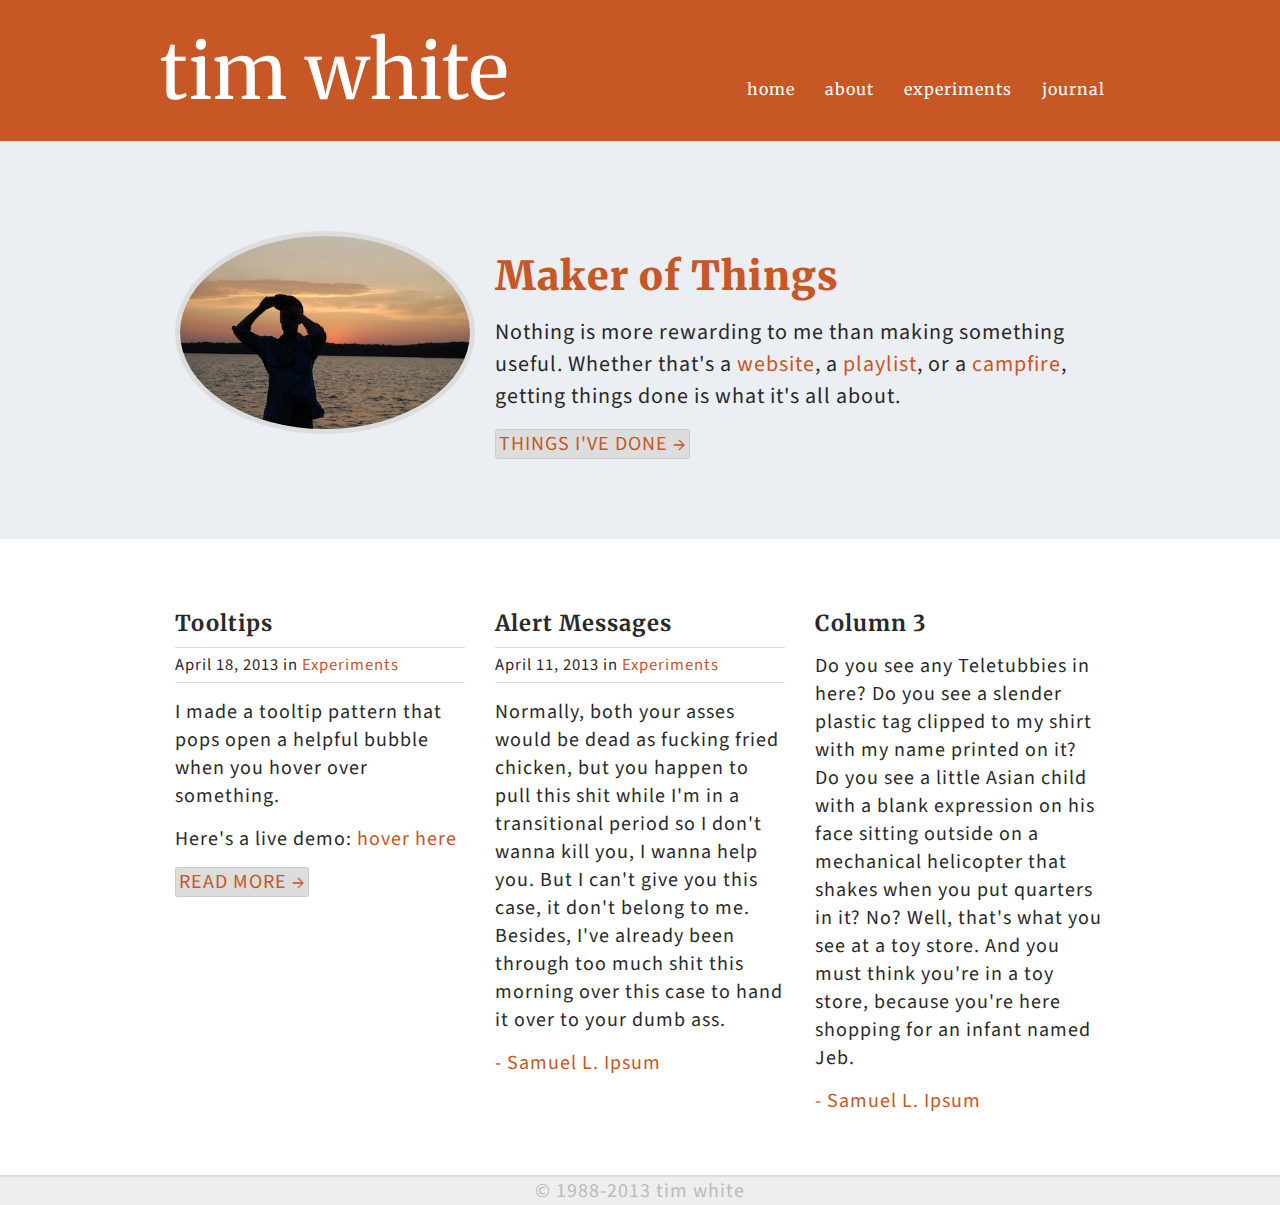
<file: index.html>
<!doctype html>
<html>
<head>
	<link rel="stylesheet" href="stylesheets/icon-style.css">
	<link href='http://fonts.googleapis.com/css?family=Source+Sans+Pro:400,600|Merriweather:400,700' rel='stylesheet' type='text/css'>
	<link rel="stylesheet" type="text/css" href="stylesheets/style.css">
	<title>Tim White | Home</title>
</head>
<body>
	<nav class="primary-nav clearfix">
		<div class="nav-wrapper clearfix">
			<h1 class="title-headline"><a href="index.html">tim white</a></h1>
			<ul class="nav-links pull-right">
				<li><a href="index.html">home</a></li>
				<li><a href="about.html">about</a></li>
				<li><a href="experiments.html">experiments</a></li>
				<li><a href="journal.html">journal</a></li>
			</ul>
		</div>
	</nav>
	<div class="home-intro">
		<div class="grid-layout">
			<div class="col-1-2-3 clearfix">
				<div class="col-1"><img src="tim.JPG"></div>
				<div class="col-2-3">
					<h1>Maker of Things</h1>
					<p>Nothing is more rewarding to me than making something useful. Whether that's a <a href="">website</a>, a <a href="">playlist</a>, or a <a href="">campfire</a>, getting things done is what it's all about.</p>
					<a class="read-more" href="about.html">Things I've done</a>
				</div>
			</div>
		</div>
	</div>
	<div class="grid-layout">
		<div class="col-1-2-3 clearfix">
			<div class="col-1">
				<h2>Tooltips</h2>
				<div class="post-meta"><span class="date">April 18, 2013</span> in <a href="experiments.html" class="tag">Experiments</a></div>
				<p>I made a tooltip pattern that pops open a helpful bubble when you hover over something.</p>
				<p>Here's a live demo: <a href="" class="tooltip"><span>hi there, this is a tooltip</span>hover here</a>
				</p>
				<a class="read-more" href="experiments.html">Read More</a>
			</div>
			<div class="col-2">
				<h2>Alert Messages</h2>
				<date>
				<div class="post-meta"><span class="date">April 11, 2013</span> in <a href="experiments.html" class="tag">Experiments</a></div>
				<p>Normally, both your asses would be dead as fucking fried chicken, but you happen to pull this shit while I'm in a transitional period so I don't wanna kill you, I wanna help you. But I can't give you this case, it don't belong to me. Besides, I've already been through too much shit this morning over this case to hand it over to your dumb ass.</p>
				<a href="http://www.slipsum.com">- Samuel L. Ipsum</a>
			</div>
			<div class="col-3">
				<h2>Column 3</h2>
				<p>Do you see any Teletubbies in here? Do you see a slender plastic tag clipped to my shirt with my name printed on it? Do you see a little Asian child with a blank expression on his face sitting outside on a mechanical helicopter that shakes when you put quarters in it? No? Well, that's what you see at a toy store. And you must think you're in a toy store, because you're here shopping for an infant named Jeb.</p>
				<a href="http://www.slipsum.com">- Samuel L. Ipsum</a>
			</div>
		</div>
	</div>
	<footer class="primary-footer clearfix">
		&copy; 1988-2013 tim white
	</footer>
	<script>
  (function(i,s,o,g,r,a,m){i['GoogleAnalyticsObject']=r;i[r]=i[r]||function(){
  (i[r].q=i[r].q||[]).push(arguments)},i[r].l=1*new Date();a=s.createElement(o),
  m=s.getElementsByTagName(o)[0];a.async=1;a.src=g;m.parentNode.insertBefore(a,m)
  })(window,document,'script','//www.google-analytics.com/analytics.js','ga');

  ga('create', 'UA-11843667-11', 'github.io');
  ga('send', 'pageview');

</script>
</body>
</html>
</file>
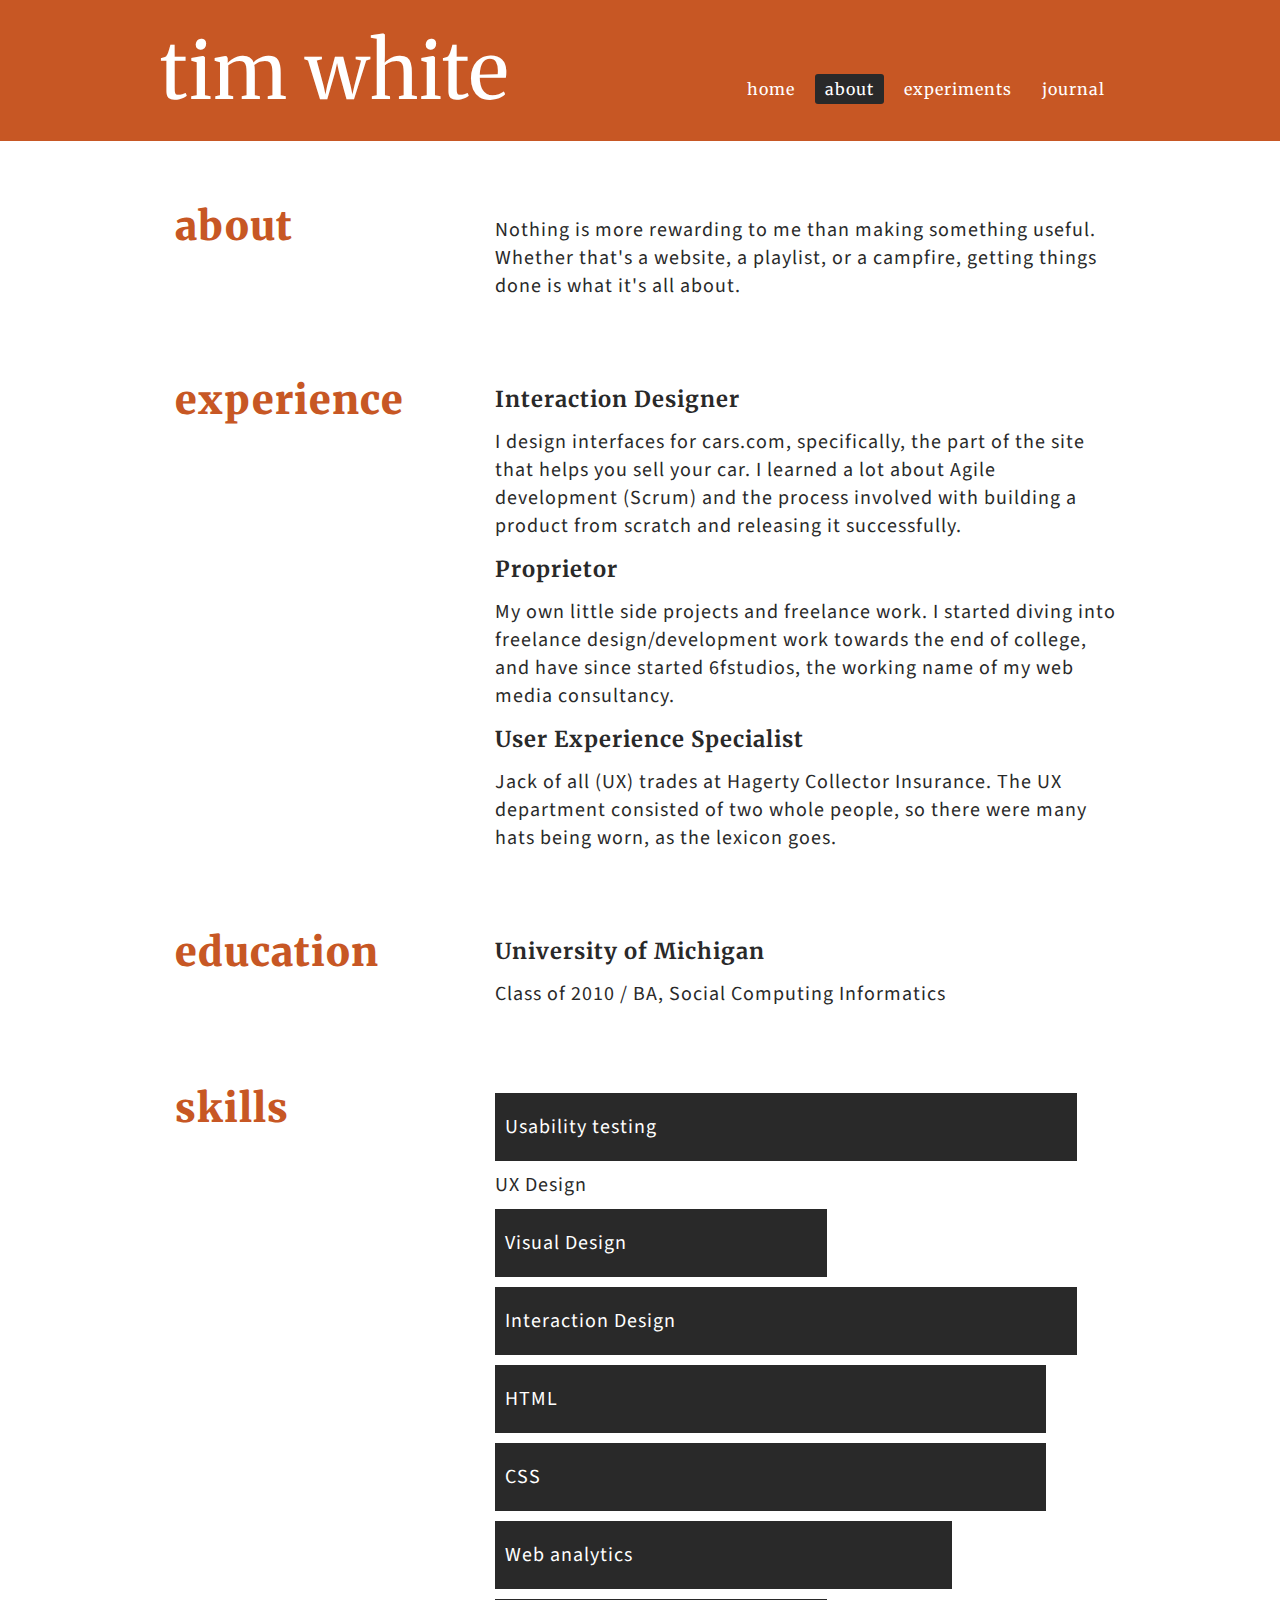
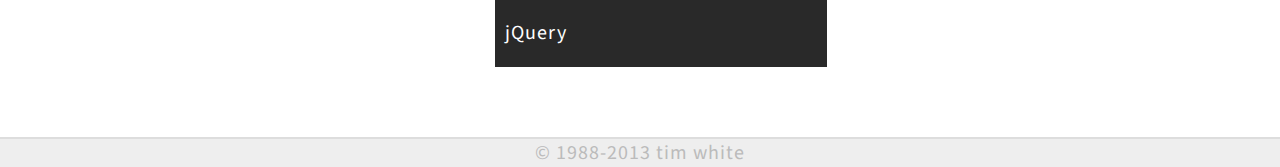
<file: about.html>
<!doctype html>
<html>
<head>
	<link rel="stylesheet" href="stylesheets/icon-style.css">
	<link href='http://fonts.googleapis.com/css?family=Source+Sans+Pro:400,600|Merriweather:400,700' rel='stylesheet' type='text/css'>
	<link rel="stylesheet" type="text/css" href="stylesheets/style.css">
	<title>Tim White | About</title>
</head>
<body>
	<nav class="primary-nav clearfix">
		<div class="nav-wrapper clearfix">
			<h1 class="title-headline"><a href="index.html">tim white</a></h1>
			<ul class="nav-links pull-right">
				<li><a href="index.html">home</a></li>
				<li><a class="active" href="about.html">about</a></li>
				<li><a href="experiments.html">experiments</a></li>
				<li><a href="journal.html">journal</a></li>
			</ul>
		</div>
	</nav>
	<div class="grid-layout">
		<div class="col-1-2-3 clearfix">
			<div class="col-1">
				<h1>about</h1>
			</div>
			<div class="col-2-3">
				<p>Nothing is more rewarding to me than making something useful. Whether that's a website, a playlist, or a campfire, getting things done is what it's all about.</p>
			</div>
		</div>
		<div class="col-1-2-3 clearfix">
			<div class="col-1">
				<h1>experience</h1>
			</div>
			<div class="col-2-3">
				<h2>Interaction Designer</h2>
				<p>I design interfaces for cars.com, specifically, the part of the site that helps you sell your car. I learned a lot about Agile development (Scrum) and the process involved with building a product from scratch and releasing it successfully.</p>
				<h2>Proprietor</h2>
				<p>My own little side projects and freelance work. I started diving into freelance design/development work towards the end of college, and have since started 6fstudios, the working name of my web media consultancy.</p>
				<h2>User Experience Specialist</h2>
				<p>Jack of all (UX) trades at Hagerty Collector Insurance. The UX department consisted of two whole people, so there were many hats being worn, as the lexicon goes.</p>
			</div>
		</div>
		<div class="col-1-2-3 clearfix">
			<div class="col-1">
				<h1>education</h1>
			</div>
			<div class="col-2-3">
				<h2>University of Michigan</h2>
				<p>Class of 2010 / BA, Social Computing Informatics</p>
			</div>
		</div>
		<div class="col-1-2-3 clearfix">
			<div class="col-1">
				<h1>skills</h1>
			</div>
			<div class="col-2-3">
				<span class="skill" style="width: 90%">Usability testing</span>
				<div>
					UX Design
					<span class="skill" style="width: 50%">Visual Design</span>
					<span class="skill" style="width: 90%">Interaction Design</span>
				</div>
				<span class="skill" style="width: 85%">HTML</span>
				<span class="skill" style="width: 85%">CSS</span>
				<span class="skill" style="width: 70%">Web analytics</span>
				<span class="skill" style="width: 50%">jQuery</span>
			</div>
		</div>
	</div>
	<footer class="primary-footer clearfix">
		&copy; 1988-2013 tim white
	</footer>
	<script>
	  (function(i,s,o,g,r,a,m){i['GoogleAnalyticsObject']=r;i[r]=i[r]||function(){
	  (i[r].q=i[r].q||[]).push(arguments)},i[r].l=1*new Date();a=s.createElement(o),
	  m=s.getElementsByTagName(o)[0];a.async=1;a.src=g;m.parentNode.insertBefore(a,m)
	  })(window,document,'script','//www.google-analytics.com/analytics.js','ga');

	  ga('create', 'UA-11843667-11', 'github.io');
	  ga('send', 'pageview');

	</script>
</body>
</html>
</file>
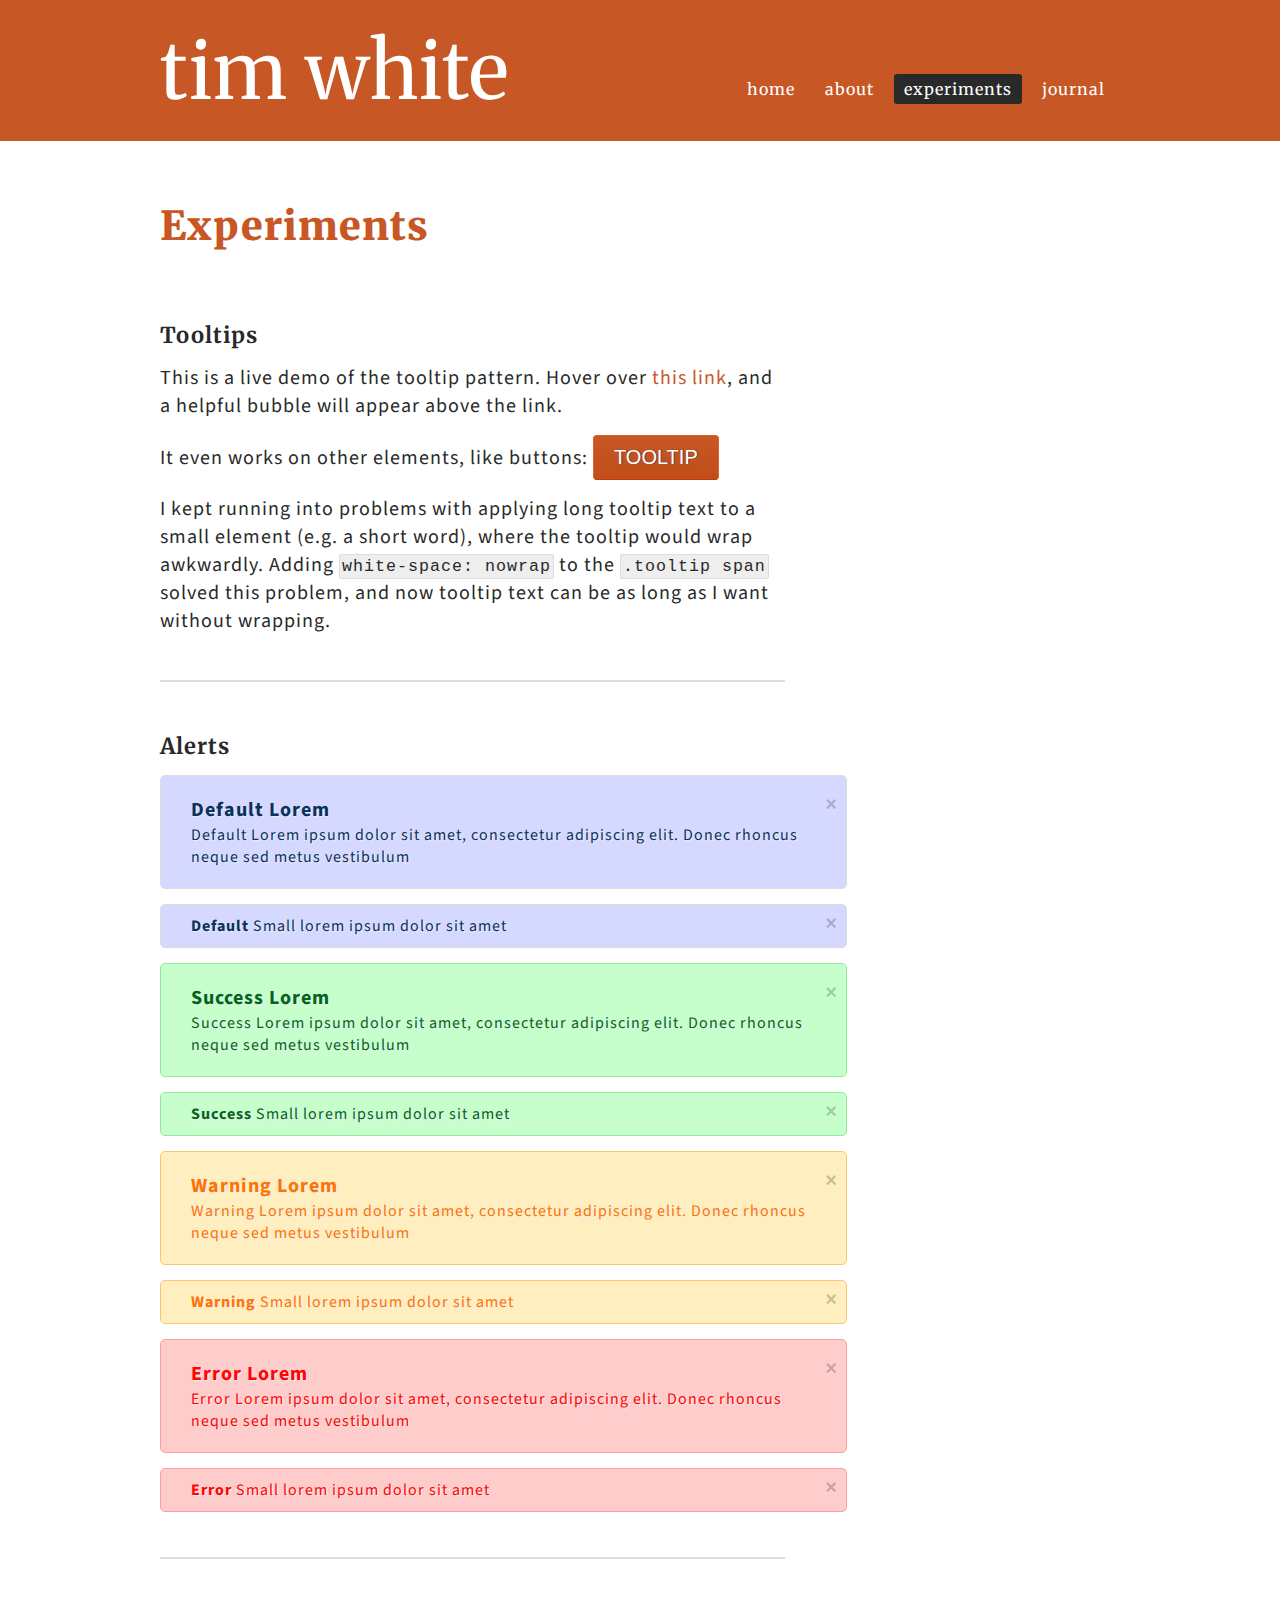
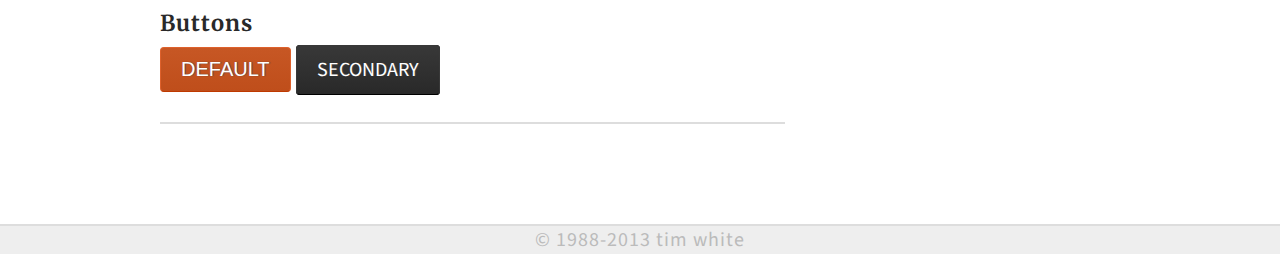
<file: experiments.html>
<!doctype html>
<html>
<head>
	<link rel="stylesheet" href="stylesheets/icon-style.css">
	<link href='http://fonts.googleapis.com/css?family=Source+Sans+Pro:400,600|Merriweather:400,700' rel='stylesheet' type='text/css'>
	<link rel="stylesheet" type="text/css" href="stylesheets/style.css">
	<title>Tim White | Experiments</title>
</head>
<body>
	<nav class="primary-nav clearfix">
		<div class="nav-wrapper clearfix">
			<h1 class="title-headline"><a href="index.html">tim white</a></h1>
			<ul class="nav-links pull-right">
				<li><a href="index.html">home</a></li>
				<li><a href="about.html">about</a></li>
				<li><a class="active" href="experiments.html">experiments</a></li>
				<li><a href="journal.html">journal</a></li>
			</ul>
		</div>
	</nav>
	<div class="grid-layout">
		<div class="col-1-2-3 clearfix">
			<h1>Experiments</h1>
			<div class="col-1-2 experiment">
				<h2>Tooltips</h2>
				<p>This is a live demo of the tooltip pattern. Hover over <a href="#" class="tooltip"><span>tooltip content here</span>this link</a>, and a helpful bubble will appear above the link.</p>
				<p>It even works on other elements, like buttons:
					<button class="tooltip"><span>this is a tooltip over a button</span>Tooltip</button>
				</p>
				<p>I kept running into problems with applying long tooltip text to a small element (e.g. a short word), where the tooltip would wrap awkwardly. Adding <code>white-space: nowrap</code> to the <code>.tooltip span</code> solved this problem, and now tooltip text can be as long as I want without wrapping.
				</p> 
			</div>
			<div class="col-1-2 experiment">
				<h2>Alerts</h2>
				<div class="alert">
					<button type="button" class="close" data-dismiss="alert">&times;</button>
					<h4>Default Lorem</h4>
					Default Lorem ipsum dolor sit amet, consectetur adipiscing elit. Donec rhoncus neque sed metus vestibulum
				</div>
				<div class="alert alert-small">
					<button type="button" class="close" data-dismiss="alert">&times;</button>
					<strong>Default</strong> Small lorem ipsum dolor sit amet
				</div>
				<div class="alert alert-success">
					<button type="button" class="close" data-dismiss="alert">&times;</button>
					<h4>Success Lorem</h4>
					Success Lorem ipsum dolor sit amet, consectetur adipiscing elit. Donec rhoncus neque sed metus vestibulum
				</div>
				<div class="alert alert-small alert-success">
					<button type="button" class="close" data-dismiss="alert">&times;</button>
					<strong>Success</strong> Small lorem ipsum dolor sit amet
				</div>
				<div class="alert alert-warning">
					<button type="button" class="close" data-dismiss="alert">&times;</button>
					<h4>Warning Lorem</h4>
					Warning Lorem ipsum dolor sit amet, consectetur adipiscing elit. Donec rhoncus neque sed metus vestibulum
				</div>
				<div class="alert alert-small alert-warning">
					<button type="button" class="close" data-dismiss="alert">&times;</button>
					<strong>Warning</strong> Small lorem ipsum dolor sit amet
				</div>
				<div class="alert alert-error">
					<button type="button" class="close" data-dismiss="alert">&times;</button>
					<h4>Error Lorem</h4>
					Error Lorem ipsum dolor sit amet, consectetur adipiscing elit. Donec rhoncus neque sed metus vestibulum
				</div>
				<div class="alert alert-small alert-error">
					<button type="button" class="close" data-dismiss="alert">&times;</button>
					<strong>Error</strong> Small lorem ipsum dolor sit amet
				</div>
			</div>
			<div class="col-1-2 experiment">
				<h2>Buttons</h2>
				<button class="button">Default</button>
				<a class="button button-secondary">Secondary</a>
			</div>
		</div>
	</div>
	<footer class="primary-footer">
		&copy; 1988-2013 tim white
	</footer>
	<script>
  (function(i,s,o,g,r,a,m){i['GoogleAnalyticsObject']=r;i[r]=i[r]||function(){
  (i[r].q=i[r].q||[]).push(arguments)},i[r].l=1*new Date();a=s.createElement(o),
  m=s.getElementsByTagName(o)[0];a.async=1;a.src=g;m.parentNode.insertBefore(a,m)
  })(window,document,'script','//www.google-analytics.com/analytics.js','ga');

  ga('create', 'UA-11843667-11', 'github.io');
  ga('send', 'pageview');

</script>
</body>
</html>
</file>
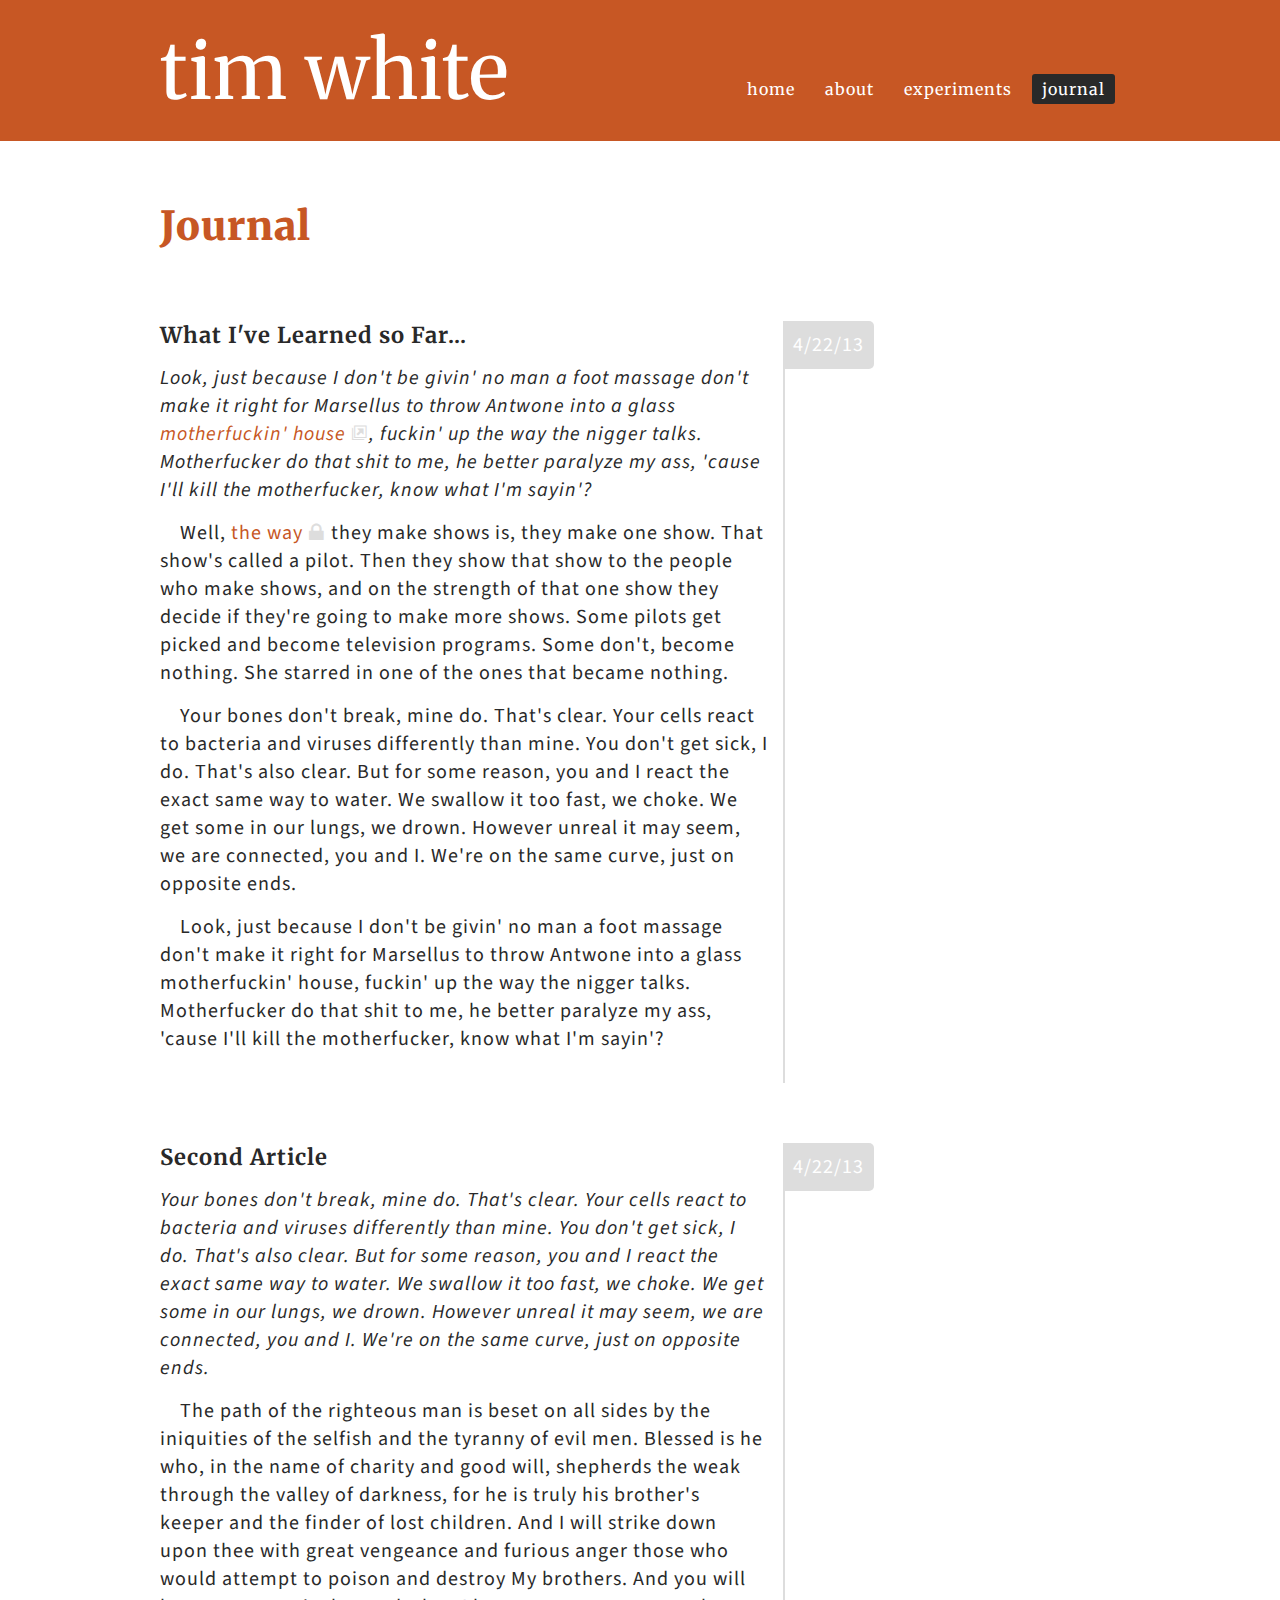
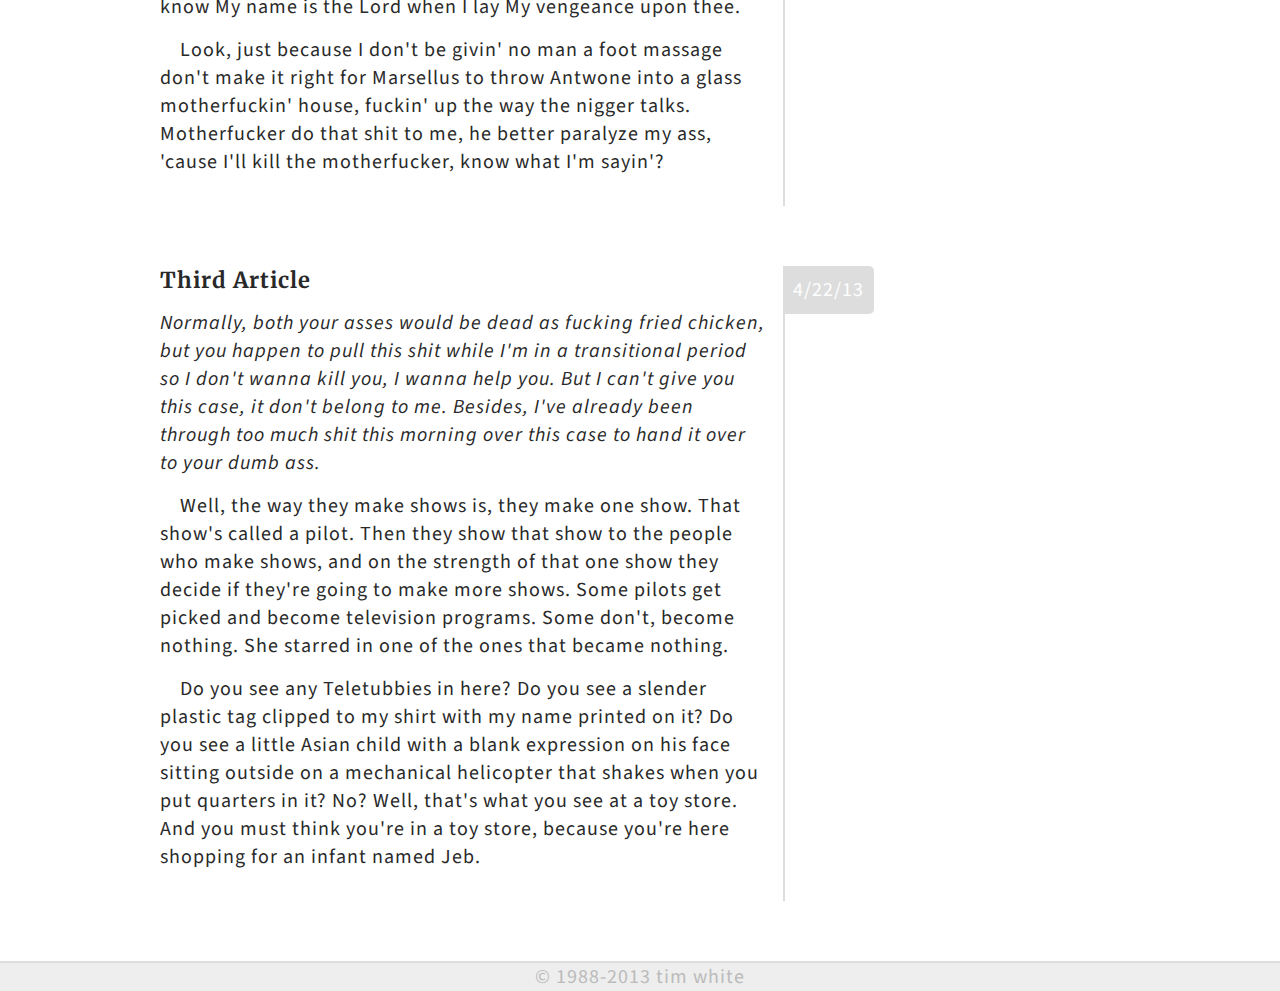
<file: journal.html>
<!doctype html>
<html>
<head>
	<link rel="stylesheet" href="stylesheets/icon-style.css">
	<link href='http://fonts.googleapis.com/css?family=Source+Sans+Pro:400,600|Merriweather:400,700' rel='stylesheet' type='text/css'>
	<link rel="stylesheet" type="text/css" href="stylesheets/style.css">
	<title>Tim White | Journal</title>
</head>
<body>
	<nav class="primary-nav clearfix">
		<div class="nav-wrapper clearfix">
			<h1 class="title-headline"><a href="index.html">tim white</a></h1>
			<ul class="nav-links pull-right">
				<li><a href="index.html">home</a></li>
				<li><a href="about.html">about</a></li>
				<li><a href="experiments.html">experiments</a></li>
				<li><a class="active" href="journal.html">journal</a></li>
			</ul>
		</div>
	</nav>
	<div class="grid-layout">
		<div class="col-1-2-3 clearfix">
			<h1>Journal</h1>
			<div class="col-1-2">
				<article>
					<h2>What I've Learned so Far...</h2>
					<date>4/22/13</date>
					<p>Look, just because I don't be givin' no man a foot massage don't make it right for Marsellus to throw Antwone into a glass <a href="http://en.wikipedia.org/wiki/Michigan_Stadium" target="_blank">motherfuckin' house</a>, fuckin' up the way the nigger talks. Motherfucker do that shit to me, he better paralyze my ass, 'cause I'll kill the motherfucker, know what I'm sayin'? </p>

					<p>Well, <a href="https://www.twitter.com">the way</a> they make shows is, they make one show. That show's called a pilot. Then they show that show to the people who make shows, and on the strength of that one show they decide if they're going to make more shows. Some pilots get picked and become television programs. Some don't, become nothing. She starred in one of the ones that became nothing. </p>

					<p>Your bones don't break, mine do. That's clear. Your cells react to bacteria and viruses differently than mine. You don't get sick, I do. That's also clear. But for some reason, you and I react the exact same way to water. We swallow it too fast, we choke. We get some in our lungs, we drown. However unreal it may seem, we are connected, you and I. We're on the same curve, just on opposite ends. </p>

					<p>Look, just because I don't be givin' no man a foot massage don't make it right for Marsellus to throw Antwone into a glass motherfuckin' house, fuckin' up the way the nigger talks. Motherfucker do that shit to me, he better paralyze my ass, 'cause I'll kill the motherfucker, know what I'm sayin'? </p>
				</article>
				<article>
					<h2>Second Article</h2>
					<date>4/22/13</date>
					<p>Your bones don't break, mine do. That's clear. Your cells react to bacteria and viruses differently than mine. You don't get sick, I do. That's also clear. But for some reason, you and I react the exact same way to water. We swallow it too fast, we choke. We get some in our lungs, we drown. However unreal it may seem, we are connected, you and I. We're on the same curve, just on opposite ends. </p>

					<p>The path of the righteous man is beset on all sides by the iniquities of the selfish and the tyranny of evil men. Blessed is he who, in the name of charity and good will, shepherds the weak through the valley of darkness, for he is truly his brother's keeper and the finder of lost children. And I will strike down upon thee with great vengeance and furious anger those who would attempt to poison and destroy My brothers. And you will know My name is the Lord when I lay My vengeance upon thee. </p>

					<p>Look, just because I don't be givin' no man a foot massage don't make it right for Marsellus to throw Antwone into a glass motherfuckin' house, fuckin' up the way the nigger talks. Motherfucker do that shit to me, he better paralyze my ass, 'cause I'll kill the motherfucker, know what I'm sayin'? </p>	
				</article>
				<article>
					<h2>Third Article</h2>
					<date>4/22/13</date>
					<p>Normally, both your asses would be dead as fucking fried chicken, but you happen to pull this shit while I'm in a transitional period so I don't wanna kill you, I wanna help you. But I can't give you this case, it don't belong to me. Besides, I've already been through too much shit this morning over this case to hand it over to your dumb ass. </p>

					<p>Well, the way they make shows is, they make one show. That show's called a pilot. Then they show that show to the people who make shows, and on the strength of that one show they decide if they're going to make more shows. Some pilots get picked and become television programs. Some don't, become nothing. She starred in one of the ones that became nothing. </p>

					<p>Do you see any Teletubbies in here? Do you see a slender plastic tag clipped to my shirt with my name printed on it? Do you see a little Asian child with a blank expression on his face sitting outside on a mechanical helicopter that shakes when you put quarters in it? No? Well, that's what you see at a toy store. And you must think you're in a toy store, because you're here shopping for an infant named Jeb. </p>
				</article>
			</div>
		</div>
	</div>
	<footer class="primary-footer clearfix">
		&copy; 1988-2013 tim white
	</footer>
	<script>
  (function(i,s,o,g,r,a,m){i['GoogleAnalyticsObject']=r;i[r]=i[r]||function(){
  (i[r].q=i[r].q||[]).push(arguments)},i[r].l=1*new Date();a=s.createElement(o),
  m=s.getElementsByTagName(o)[0];a.async=1;a.src=g;m.parentNode.insertBefore(a,m)
  })(window,document,'script','//www.google-analytics.com/analytics.js','ga');

  ga('create', 'UA-11843667-11', 'github.io');
  ga('send', 'pageview');

</script>
</body>
</html>
</file>
<file: stylesheets/icon-style.css>
@font-face {
	font-family: 'icomoon';
	src:url('../fonts/icomoon.eot');
	src:url('../fonts/icomoon.eot?#iefix') format('embedded-opentype'),
		url('../fonts/icomoon.woff') format('woff'),
		url('../fonts/icomoon.ttf') format('truetype'),
		url('../fonts/icomoon.svg#icomoon') format('svg');
	font-weight: normal;
	font-style: normal;
}
/* Set element's font to icomoon */ 
.icon-new-tab, .icon-locked, [target='_blank']:after, [href*='https']:after {
	font-family: 'icomoon';
	speak: none;
	font-style: normal;
	font-weight: normal;
	font-variant: normal;
	text-transform: none;
	line-height: 1;
	-webkit-font-smoothing: antialiased;
}

/* Set content of element (by applied class) */
.icon-new-tab:before {
	content: "\e000";
}
.icon-locked:before {
	content: "\e001";
}

/* Set content of element (by complex selector) */
[target='_blank']:after {
	color: #ddd;
	font-size: smaller;
	content: " \e000"; 
}
a:hover[target='_blank']:after{
	color: #292929; 
}
[href*='https']:after {
	color: #ddd;
	font-size: smaller;
	content: " \e001"; 
}
a:hover[href*='https']:after{
	color: #292929; 
}
</file>
<file: stylesheets/style.css>
/****************
***** RESET *****
****************/
body {
	font-family: 'Source Sans Pro', sans-serif;
	font-weight: 400;
	font-size:20px;
	color: #292929;
	letter-spacing: 1px;
	margin: 0;
}
h1 {
	font-family: 'Merriweather', serif;
	font-size: 40px;
	font-weight: 900;
	color: #C75724;
	padding: 0;
	margin: 0;
}
h2 {
	margin: 10px 0;
	padding: 0;
	font-size: 22px;
	font-family: 'Merriweather', serif;
	font-weight: 700;
}
h4 {
	margin: 0;
	font-size: 20px;
	font-family: 'Source Sans Pro', sans-serif;
	font-weight: bold;
}
p {
	padding: 0;
	margin: 15px 0;
}
a {
	color: #C75724;
	border-radius: 3px;
	text-decoration: none;
}
a:hover {
	background-color: #eee;
}
hr {
	border-top: none;
	border-right: none;
	border-left: none;
	border-bottom: 1px solid #ddd;
	margin: 20px 0;
}
code {
	border: 1px solid #ddd;
	background-color: #eee;
	padding: 2px;
	border-radius: 2px;
	font-size: smaller;
}

/****************
***** NAV *****
****************/
.primary-nav {
	background-color: #C75724;
}
.nav-wrapper {
	max-width: 960px;
	width: 100%;
	margin: 0 auto;
	padding: 20px 0;
}
.nav-links {
	padding: 50px 0 0 0;
	margin: 0;
	vertical-align: bottom;
}
.nav-links li {
	float: left;
	list-style: none;
	vertical-align: bottom;
	padding: 0;
	margin: 5px;
}
.nav-links a {
	color: #fff;
	background: none;
	font-size: 16px;
	font-family: 'Merriweather', serif;
	padding: 5px 10px;
}
.nav-links a:hover,
.nav-links a.active {
	background-color: #292929;
}

/****************
***** GRID *****
****************/
.grid-layout {
	width: 100%;
	max-width: 960px;
	margin: 0 auto;
}
.col-1-2-3 {
	max-width: 960px;
	width: 100%;
	margin: 60px 0;
}
.col-1,.col-2,.col-3 {
	width: 30.208333333%;
	float: left;
	margin: 0 1.5625%;
}
.col-1-2,.col-2-3 {
	max-width: 625px;
	width: 65.104166666%;
}
.col-1-2 {
	margin-right: 1.5625%;
	float: left;
}
.col-1-2:first-of-type {
	margin-top: 60px;
}
.col-2-3 {
	margin-left: 1.5625%;
	float: left;
}
.home-intro .col-2-3 {
	padding-top: 30px;
}
.home-intro .grid-layout {
	padding: 20px 0;
}
.home-intro {
	background-color: #EBEEF2;
	font-size: 22px;
}

/****************
***** CUSTOM STYLES *****
****************/
.skill {
	display: block;
	width: 100%;
	padding: 20px 10px;
	margin: 10px 0;
	background-color: #292929;
	color: #fff;
}
.post-meta {
	border-top: 1px solid #ddd;
	border-bottom: 1px solid #ddd;
	padding: 5px 0;
	font-size: smaller;
}
.experiment {
	margin-bottom: 40px;
	padding-bottom: 30px;
	border-bottom: 2px solid #ddd;
}
.title-headline, .title-headline a, .title-headline a:hover {
	font-size: 80px;
	font-weight: 400;
	display: block;
	color: #fff;
	float: left;
	background: none;
}
.home-intro .col-1 img {
	border-radius: 50%;
	border: 5px solid #ddd;
	margin-top: 10px;
	width: 100%;
}

/****************
***** LINKS & BUTTONS *****
****************/
.read-more {
	text-transform: uppercase;
	font-size: 20px;
	color: #c75724;
	background-color: #ddd;
	padding: 0 3px;
	border: 1px solid #ccc;
}
.read-more:after {
	content: '\00a0\2192'
}
.read-more:hover {
	color: #eee;
	background-color: #292929;
	border: none;
}
button, .button {
	font-size: 20px;
	background: #c75724;
	background-image: linear-gradient(to bottom, #c75724 0%,#BF4E1B 100%);
	color: #fff;
	text-shadow: 1px 0px 1px #444;
	letter-spacing: normal;
	padding: 10px 20px;
	border: 1px solid;
	border-radius: 4px;
	border-color: #DE612C #DE612C #BF3900 #DE612C;
	text-transform: uppercase;
}
button:hover, .button:hover {
	background-image: none;
	cursor: pointer;
	border-color: #BF3900;
}
button:active, .button:active {
	box-shadow: inset 0px 3px 5px #BF3900;
	text-shadow: none;
}
.button-secondary {
	background: #292929;
	background-image: linear-gradient(to bottom, #383838 0%,#292929 100%);
	border-color: #383838 #383838 #000 #383838;
}
.button-secondary:hover {
	background-image: none;
	background: #292929;
	cursor: pointer;
	border-color: #000;
}
.button-secondary:active {
	box-shadow: inset 0px 3px 5px #000;
	text-shadow: none;
}

/****************
***** ALERTS *****
****************/
.alert {
	padding: 20px 30px;
	margin: 15px 0;
	width: 100%;
	background-color: #D6D9FF;
	color: #093161;
	border-radius: 5px;
	border: 1px solid #ddd;
	font-size: 16px;
	text-shadow: 1px 1px 1px #eee;
}
.alert-small {
	padding: 10px 30px;
	margin: 15px 0;
	font-size: 16px;
}
.alert-success {
	background-color: #C7FFCC;
	color: #00661A;
	border: 1px solid #94EB95;
}
.alert-warning {
	background-color: #FFEEBF;
	color: #FF7300;
	border: 1px solid #FFC573;
}
.alert-error {
	background-color: #FFCCCC;
	color: #FF0400;
	border: 1px solid #FF9E9E;
}
.alert-icon {
	float: left;
	background-color: green;
	height: 100%;
	width: 20px;
}
.alert-small .alert-icon {
	margin: -50px 0 0 -30px;
}
.close {
	float: right;
	font-size: 20px;
	font-weight: bold;
	line-height: 20px;
	color: #000000;
	text-shadow: 0 1px 0 #ffffff;
	opacity: 0.2;
}
button.close {
	padding: 0;
	cursor: pointer;
	background: transparent;
	border: 0;
	-webkit-appearance: none;
}
.alert .close {
	position: relative;
	top: -2px;
	right: -21px;
	line-height: 20px;
}

/****************
***** TOOLTIPS *****
****************/
.tooltip {
	position: relative;
}
.tooltip span {
  	display:none;
  	position:absolute;
  	width: auto;
	z-index: 1;
	left: 0;
	top: -35px;
	padding: 5px 10px;
	margin: 0;
	font-size: 13px;
	border-radius: 3px;
	box-shadow:2px 2px 10px gray;
	background-color: #292929;
	color: #fff;
	text-transform: lowercase;
	white-space: nowrap;
}
.tooltip span:after {
	position: absolute;
	bottom: -6px;
	left: 20px;
    content: '';
    border-top: solid 9px #292929;
    border-left: solid 10px transparent;
    border-right: solid 10px transparent;

}
.tooltip:hover span{
	display: block;
	padding: 5px 10px;
}

/****************
***** JOURNAL ARTICLES *****
****************/
article {
	border-right: 2px solid #ddd;
	margin: 60px 0 0 0;
	padding: 0 15px 15px 0;
	position: relative;
}
article:first-of-type {
	margin-top: 0;
}
article p:first-of-type {
	text-indent: 0;
	font-style: italic;
}
article p {
	text-indent: 1em;
}
article date {
	display: inline-block;
	padding: 10px;
	background-color: #ddd;
	color: #fff;
	border-radius: 0 5px 5px 0;
	position: absolute;
	top: 0;
	right: -91px;
}

/****************
***** FOOTER *****
****************/
.primary-footer {
	background-color: #eee;
	border-top: 2px solid #ddd;
	text-align: center;
	color: #bbb;
}

/****************
***** HELPER *****
****************/
.hidden {
	display: none;
}
.pull-left {
	float: left;
}
.pull-right {
	float: right;
}
.inverse {
	color: #fff;
}
.clearfix:before,
.clearfix:after {
  content: "";
  display: table;
}
.clearfix:after {
  clear: both;
}
.clearfix {
  *zoom: 1;
}

/******************* 
*** MEDIA QUERIES 
*******************/
@media (max-width: 800px){
	.nav-links {
		padding: 1em;
	}
	.nav-links a {
		font-size: .6em;
		padding: 10px 5px;
	}
	.title-headline, .title-headline a, .title-headline a:hover {
		font-size: 1.75em;
	}
	.col-1,.col-2 {
		width: 46.875%;
	}
	.col-3 {
		width: 100%;
	}
	.home-intro .col-1 {
		width: 30%;
	}
}
@media (max-width: 650px) {
	.nav-links {
		display: none;
	}
	.col-1 img {
		display: none;
	}
	.home-intro .col-2-3 {
		width: 100%;
	}
	h1,h2,h3,h4 {
		font-size: 1.2em;
	}
	.col-1,.col-2,.col-3 {
		float: none;
		width: 100%;
	}
}







/* COLORS **********************

dark: #2B2D36;
orangeish: #C75724;
blue: #179EFF;
bk-blue: #093161;
green: #6AF01D;

*/
</file>
